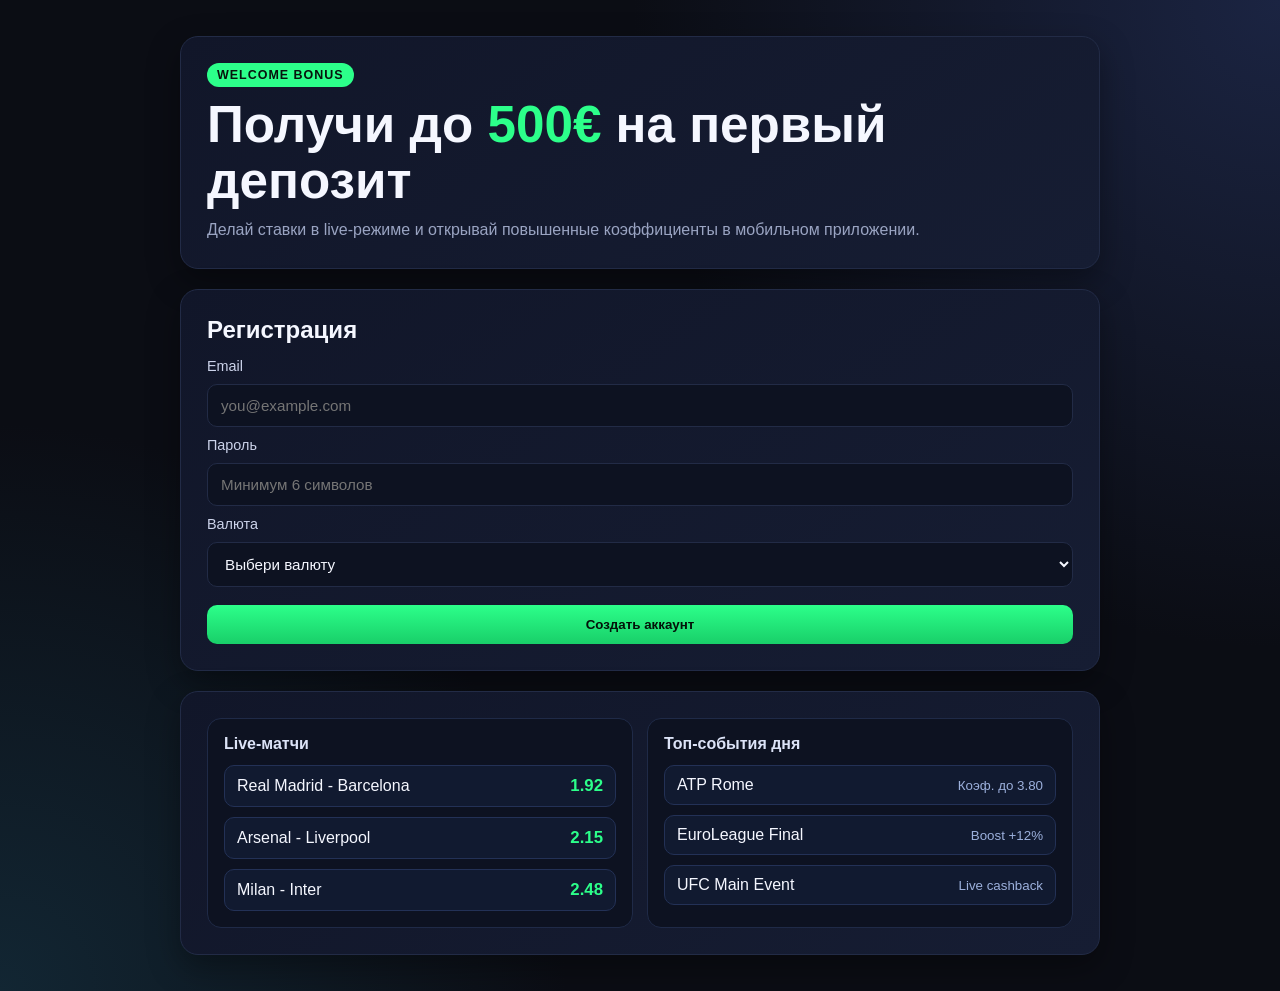
<file: index.html>
<!doctype html>
<html lang="ru">
  <head>
    <!-- Meta Pixel Code -->
<script>
!function(f,b,e,v,n,t,s)
{if(f.fbq)return;n=f.fbq=function(){n.callMethod?
n.callMethod.apply(n,arguments):n.queue.push(arguments)};
if(!f._fbq)f._fbq=n;n.push=n;n.loaded=!0;n.version='2.0';
n.queue=[];t=b.createElement(e);t.async=!0;
t.src=v;s=b.getElementsByTagName(e)[0];
s.parentNode.insertBefore(t,s)}(window, document,'script',
'https://connect.facebook.net/en_US/fbevents.js');
fbq('init', '1036984888658386');
fbq('track', 'PageView');
</script>
<noscript><img height="1" width="1" style="display:none"
src="https://www.facebook.com/tr?id=1036984888658386&ev=PageView&noscript=1"
/></noscript>
<!-- End Meta Pixel Code -->
    <meta charset="UTF-8" />
    <meta name="viewport" content="width=device-width, initial-scale=1.0" />
    <meta name="theme-color" content="#0f1118" />
    <title>PWA Bet App</title>
    <link rel="manifest" href="manifest.json" />
    <link rel="stylesheet" href="styles.css" />
  </head>
  <body>
    <main class="page">
      <section class="hero card">
        <p class="badge">Welcome Bonus</p>
        <h1>Получи до <span>500&euro;</span> на первый депозит</h1>
        <p class="subtitle">
          Делай ставки в live-режиме и открывай повышенные коэффициенты в мобильном приложении.
        </p>
      </section>

      <section class="signup card">
        <h2>Регистрация</h2>
        <form id="signup-form" action="success.html" method="get">
          <label for="email">Email</label>
          <input id="email" name="email" type="email" placeholder="you@example.com" required />

          <label for="password">Пароль</label>
          <input id="password" name="password" type="password" minlength="6" placeholder="Минимум 6 символов" required />

          <label for="currency">Валюта</label>
          <select id="currency" name="currency" required>
            <option value="">Выбери валюту</option>
            <option value="EUR">EUR</option>
            <option value="USD">USD</option>
            <option value="UAH">UAH</option>
          </select>

          <button type="submit">Создать аккаунт</button>
        </form>
      </section>

      <section class="card bookmaker-grid">
        <article class="bookmaker-block">
          <h3>Live-матчи</h3>
          <ul class="odds-list">
            <li><span>Real Madrid - Barcelona</span><strong>1.92</strong></li>
            <li><span>Arsenal - Liverpool</span><strong>2.15</strong></li>
            <li><span>Milan - Inter</span><strong>2.48</strong></li>
          </ul>
        </article>

        <article class="bookmaker-block">
          <h3>Топ-события дня</h3>
          <ul class="event-list">
            <li><span>ATP Rome</span><small>Коэф. до 3.80</small></li>
            <li><span>EuroLeague Final</span><small>Boost +12%</small></li>
            <li><span>UFC Main Event</span><small>Live cashback</small></li>
          </ul>
        </article>
      </section>
    </main>

    <script src="app.js"></script>
  </body>
</html>
</file>
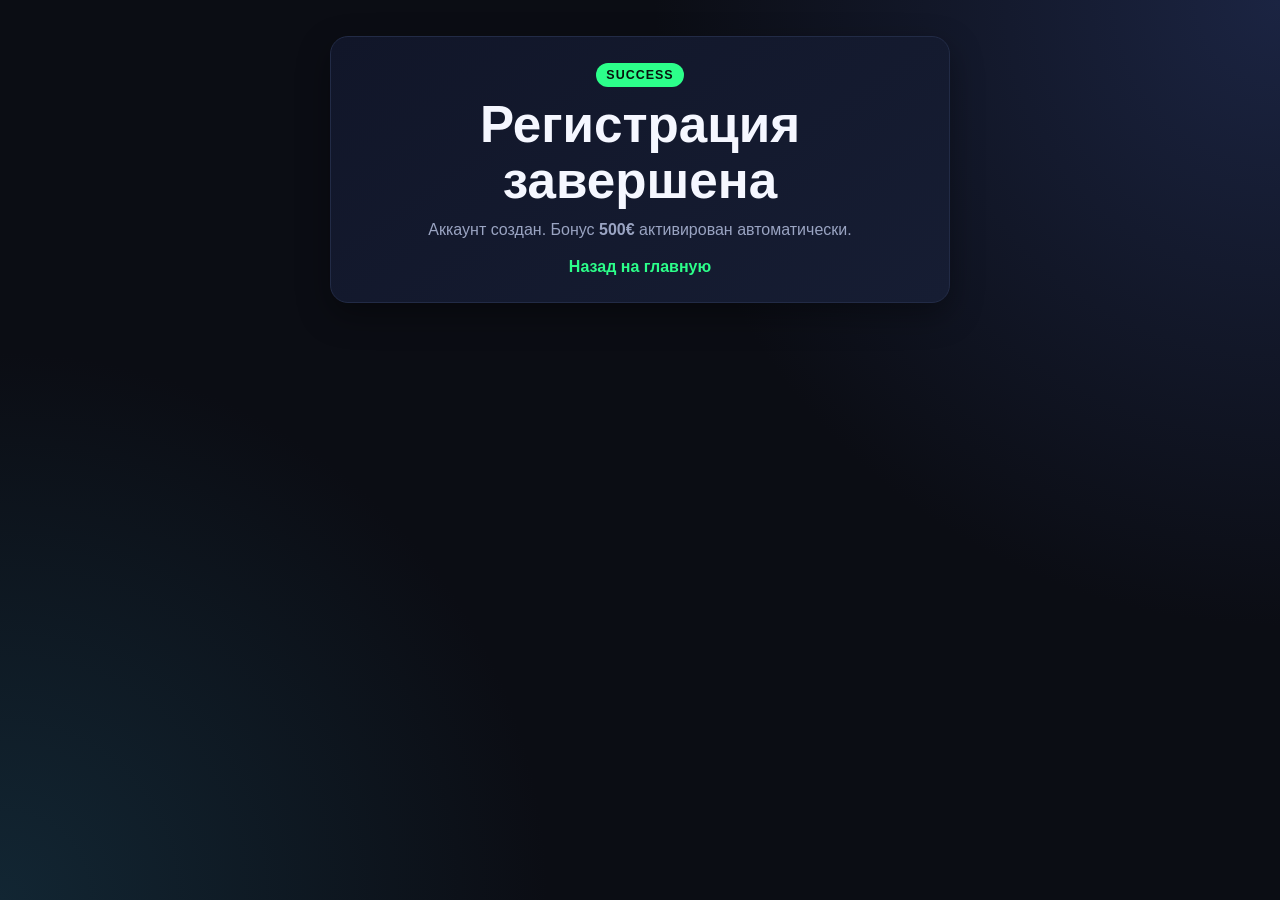
<file: success.html>
<!doctype html>
<html lang="ru">
  <head>
    <meta charset="UTF-8" />
    <meta name="viewport" content="width=device-width, initial-scale=1.0" />
    <meta name="theme-color" content="#0f1118" />
    <title>Регистрация успешна</title>
    <link rel="manifest" href="manifest.json" />
    <link rel="stylesheet" href="styles.css" />
  </head>
  <body>
    <main class="page success-page">
      <section class="card success-card">
        <p class="badge">Success</p>
        <h1>Регистрация завершена</h1>
        <p class="subtitle">Аккаунт создан. Бонус <strong>500&euro;</strong> активирован автоматически.</p>
        <a class="back-link" href="index.html">Назад на главную</a>
      </section>
    </main>
  </body>
</html>
</file>
<file: styles.css>
:root {
  --bg: #0b0d14;
  --card: #111629;
  --card-alt: #161d33;
  --text: #f5f7ff;
  --muted: #9aa4c2;
  --accent: #2cff8a;
  --accent-dark: #19cf69;
  --border: #222b46;
}

* {
  box-sizing: border-box;
}

body {
  margin: 0;
  min-height: 100vh;
  font-family: "Segoe UI", Roboto, Arial, sans-serif;
  color: var(--text);
  background:
    radial-gradient(circle at top right, #1b2442 0%, transparent 40%),
    radial-gradient(circle at bottom left, #122633 0%, transparent 35%),
    var(--bg);
}

.page {
  max-width: 960px;
  margin: 0 auto;
  padding: 36px 20px;
  display: grid;
  gap: 20px;
}

.card {
  background: linear-gradient(145deg, var(--card), var(--card-alt));
  border: 1px solid var(--border);
  border-radius: 18px;
  padding: 26px;
  box-shadow: 0 12px 32px rgba(0, 0, 0, 0.35);
}

.hero h1,
.success-card h1 {
  margin: 10px 0 8px;
  font-size: clamp(2rem, 4.5vw, 3.2rem);
  line-height: 1.1;
}

.hero h1 span {
  color: var(--accent);
}

.subtitle {
  margin: 0;
  color: var(--muted);
  line-height: 1.55;
}

.badge {
  margin: 0;
  font-size: 0.78rem;
  letter-spacing: 0.08em;
  text-transform: uppercase;
  font-weight: 700;
  color: #07140d;
  background: var(--accent);
  display: inline-block;
  padding: 5px 10px;
  border-radius: 999px;
}

.signup h2 {
  margin: 0 0 14px;
}

form {
  display: grid;
  gap: 10px;
}

label {
  font-size: 0.9rem;
  color: #ccd3ea;
}

input,
select {
  width: 100%;
  border: 1px solid var(--border);
  border-radius: 10px;
  background: #0d1221;
  color: var(--text);
  padding: 12px 13px;
  font-size: 0.95rem;
}

input:focus,
select:focus {
  outline: 2px solid #3eff9e;
  outline-offset: 1px;
}

button {
  margin-top: 8px;
  border: 0;
  border-radius: 10px;
  padding: 12px 15px;
  background: linear-gradient(180deg, var(--accent), var(--accent-dark));
  color: #031209;
  font-weight: 700;
  cursor: pointer;
}

button:hover {
  filter: brightness(1.04);
}

.success-page {
  place-items: center;
}

.success-card {
  max-width: 620px;
  text-align: center;
}

.back-link {
  display: inline-block;
  margin-top: 16px;
  color: var(--accent);
  text-decoration: none;
  font-weight: 600;
}

.back-link:hover {
  text-decoration: underline;
}

.bookmaker-grid {
  display: grid;
  gap: 14px;
  grid-template-columns: repeat(auto-fit, minmax(240px, 1fr));
}

.bookmaker-block {
  background: #0d1221;
  border: 1px solid #1f2a47;
  border-radius: 14px;
  padding: 16px;
}

.bookmaker-block h3 {
  margin: 0 0 12px;
  font-size: 1rem;
  color: #dce3f7;
}

.odds-list,
.event-list {
  list-style: none;
  margin: 0;
  padding: 0;
  display: grid;
  gap: 10px;
}

.odds-list li,
.event-list li {
  display: flex;
  justify-content: space-between;
  align-items: center;
  gap: 10px;
  padding: 10px 12px;
  border-radius: 10px;
  background: #111a30;
  border: 1px solid #233156;
}

.odds-list strong {
  color: var(--accent);
  font-size: 1.05rem;
}

.event-list small {
  color: #9cb0dc;
}
</file>
